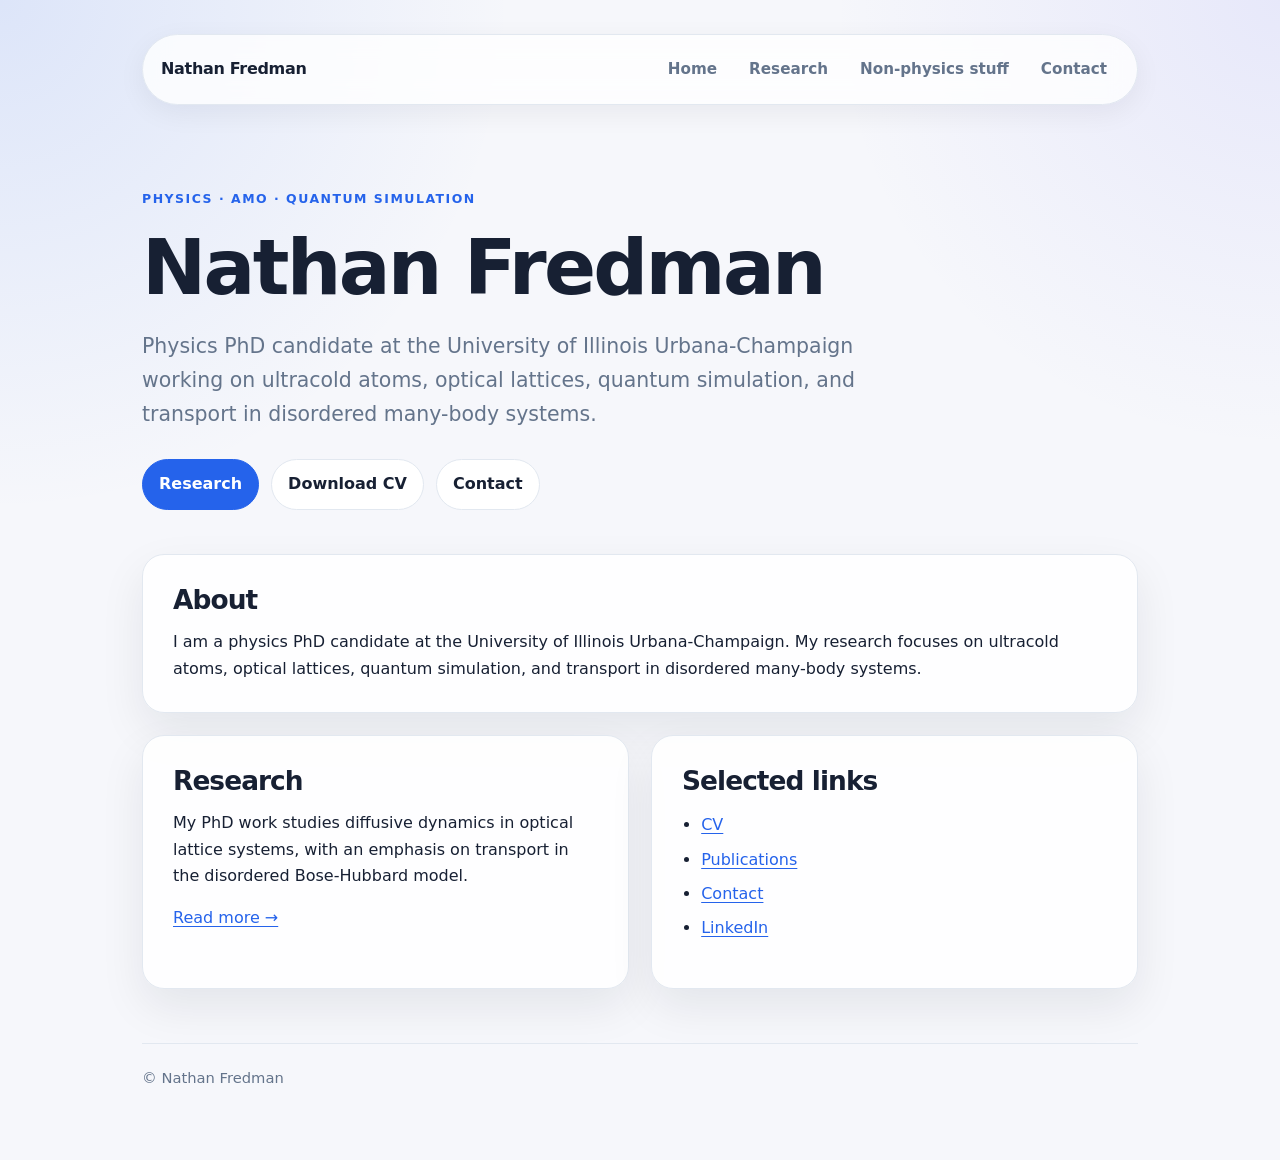
<file: index.html>
<!DOCTYPE html>
<html lang="en">
<head>
  <meta charset="UTF-8">
  <meta name="viewport" content="width=device-width, initial-scale=1.0">
  <title>Nathan Fredman</title>
  <link rel="stylesheet" href="style.css">
</head>

<body>
  <div class="container">

    <nav>
      <a class="nav-name" href="index.html">Nathan Fredman</a>
      <div class="nav-links">
        <a href="index.html">Home</a>
        <a href="research.html">Research</a>
        <a href="non-physics.html">Non-physics stuff</a>
        <a href="contact.html">Contact</a>
      </div>
    </nav>

    <section class="hero">
      <div class="hero-kicker">Physics · AMO · Quantum Simulation</div>
      <h1>Nathan Fredman</h1>
      <p class="subtitle">
        Physics PhD candidate at the University of Illinois Urbana-Champaign working on
        ultracold atoms, optical lattices, quantum simulation, and transport in disordered
        many-body systems.
      </p>

      <div class="hero-buttons">
        <a class="button primary" href="research.html">Research</a>
        <a class="button" href="cv.pdf">Download CV</a>
        <a class="button" href="contact.html">Contact</a>
      </div>
    </section>

    <main class="grid">

      <section class="card wide">
        <h2>About</h2>
        <p>
          I am a physics PhD candidate at the University of Illinois Urbana-Champaign.
          My research focuses on ultracold atoms, optical lattices, quantum simulation,
          and transport in disordered many-body systems.
        </p>
      </section>

      <section class="card small">
        <h2>Research</h2>
        <p>
          My PhD work studies diffusive dynamics in optical lattice systems, with an emphasis on
          transport in the disordered Bose-Hubbard model.
        </p>
        <p>
          <a href="research.html">Read more →</a>
        </p>
      </section>

      <section class="card small">
        <h2>Selected links</h2>
        <ul>
          <li><a href="cv.pdf">CV</a></li>
          <li><a href="publications.html">Publications</a></li>
          <li><a href="contact.html">Contact</a></li>
          <li><a href="https://www.linkedin.com/in/nathan-fredman/">LinkedIn</a></li>
        </ul>
      </section>

    </main>

    <footer>
      © Nathan Fredman
    </footer>

  </div>
</body>
</html>
</file>
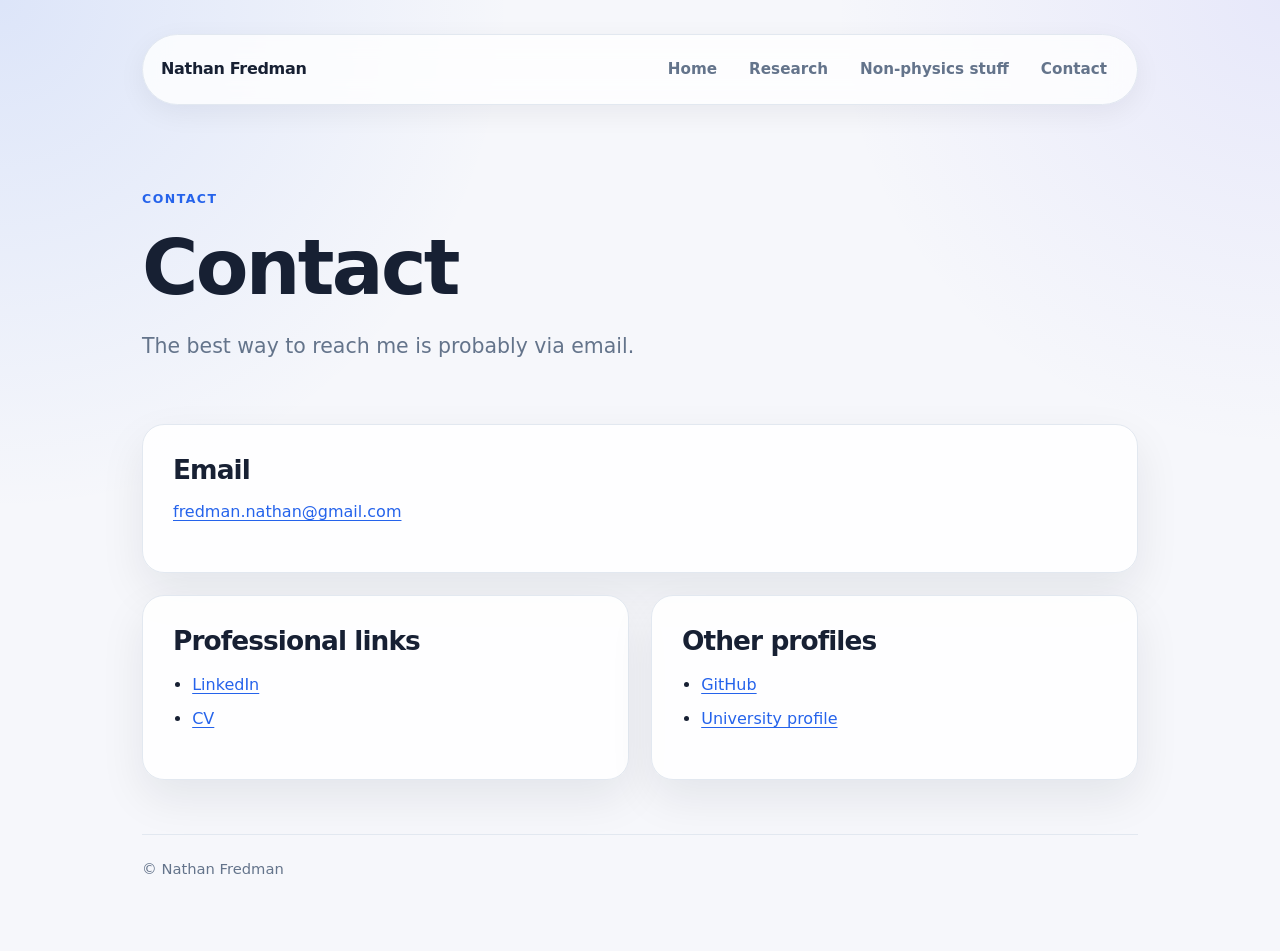
<file: contact.html>
<!DOCTYPE html>
<html lang="en">
<head>
  <meta charset="UTF-8">
  <meta name="viewport" content="width=device-width, initial-scale=1.0">
  <title>Contact - Nathan Fredman</title>
  <link rel="stylesheet" href="style.css">
</head>

<body>
  <div class="container">

    <nav>
      <a class="nav-name" href="index.html">Nathan Fredman</a>
      <div class="nav-links">
        <a href="index.html">Home</a>
        <a href="research.html">Research</a>
        <a href="non-physics.html">Non-physics stuff</a>
        <a href="contact.html">Contact</a>
      </div>
    </nav>

    <section class="hero">
      <div class="hero-kicker">Contact</div>
      <h1>Contact</h1>
      <p class="subtitle">
        The best way to reach me is probably via email. 
      </p>
    </section>

    <main class="grid">

      <section class="card wide">
        <h2>Email</h2>
        <p>
          <a href="mailto:fredman.nathan@gmail.com">fredman.nathan@gmail.com</a>
        </p>
        <p>
        </p>
      </section>

      <section class="card small">
        <h2>Professional links</h2>
        <ul>
          <li><a href="https://www.linkedin.com/in/nathan-fredman/">LinkedIn</a></li>
          <li><a href="cv.pdf">CV</a></li>
        </ul>
      </section>

      <section class="card small">
        <h2>Other profiles</h2>
        <ul>
          <li><a href="https://github.com/nifredman">GitHub</a></li>
          <li><a href="https://physics.illinois.edu/people/directory/profile/fredman3">University profile</a></li>
        </ul>
      </section>

    </main>

    <footer>
      © Nathan Fredman
    </footer>

  </div>
</body>
</html>
</file>
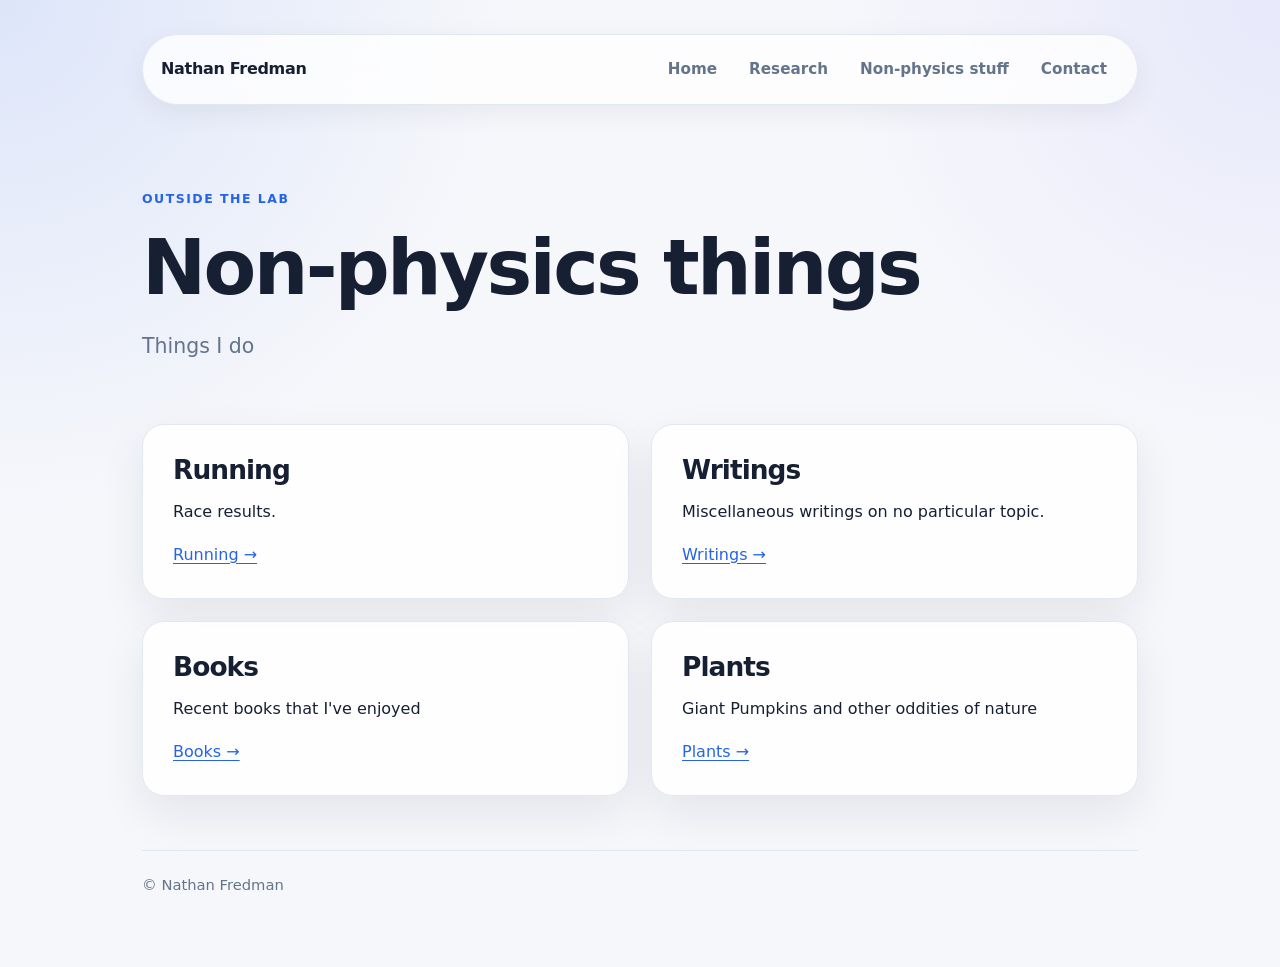
<file: non-physics.html>
<!DOCTYPE html>
<html lang="en">
<head>
  <meta charset="UTF-8">
  <meta name="viewport" content="width=device-width, initial-scale=1.0">
  <title>Non-physics - Nathan Fredman</title>
  <link rel="stylesheet" href="style.css">
</head>

<body>
  <div class="container">

    <nav>
      <a class="nav-name" href="index.html">Nathan Fredman</a>
      <div class="nav-links">
        <a href="index.html">Home</a>
        <a href="research.html">Research</a>
        <a href="non-physics.html">Non-physics stuff</a>
        <a href="contact.html">Contact</a>
      </div>
    </nav>

    <section class="hero">
      <div class="hero-kicker">Outside the lab</div>
      <h1>Non-physics things</h1>
      <p class="subtitle">
        Things I do
      </p>
    </section>

    <main class="grid">

      <section class="card small">
        <h2>Running</h2>
        <p>
          Race results.
        </p>
        <p><a href="running.html">Running →</a></p>
      </section>

      <section class="card small">
        <h2>Writings</h2>
        <p>
          Miscellaneous writings on no particular topic.
        </p>
        <p><a href="Writing.html">Writings →</a></p>
      </section>

      <section class="card small">
        <h2>Books</h2>
        <p>
          Recent books that I've enjoyed
        </p>
        <p><a href="books.html">Books →</a></p>
      </section>

      <section class="card small">
        <h2>Plants</h2>
        <p> Giant Pumpkins and other oddities of nature
        </p>
        <p><a href="plants.html">Plants →</a></p>
      </section>

    </main>

    <footer>
      © Nathan Fredman
    </footer>

  </div>
</body>
</html>
</file>
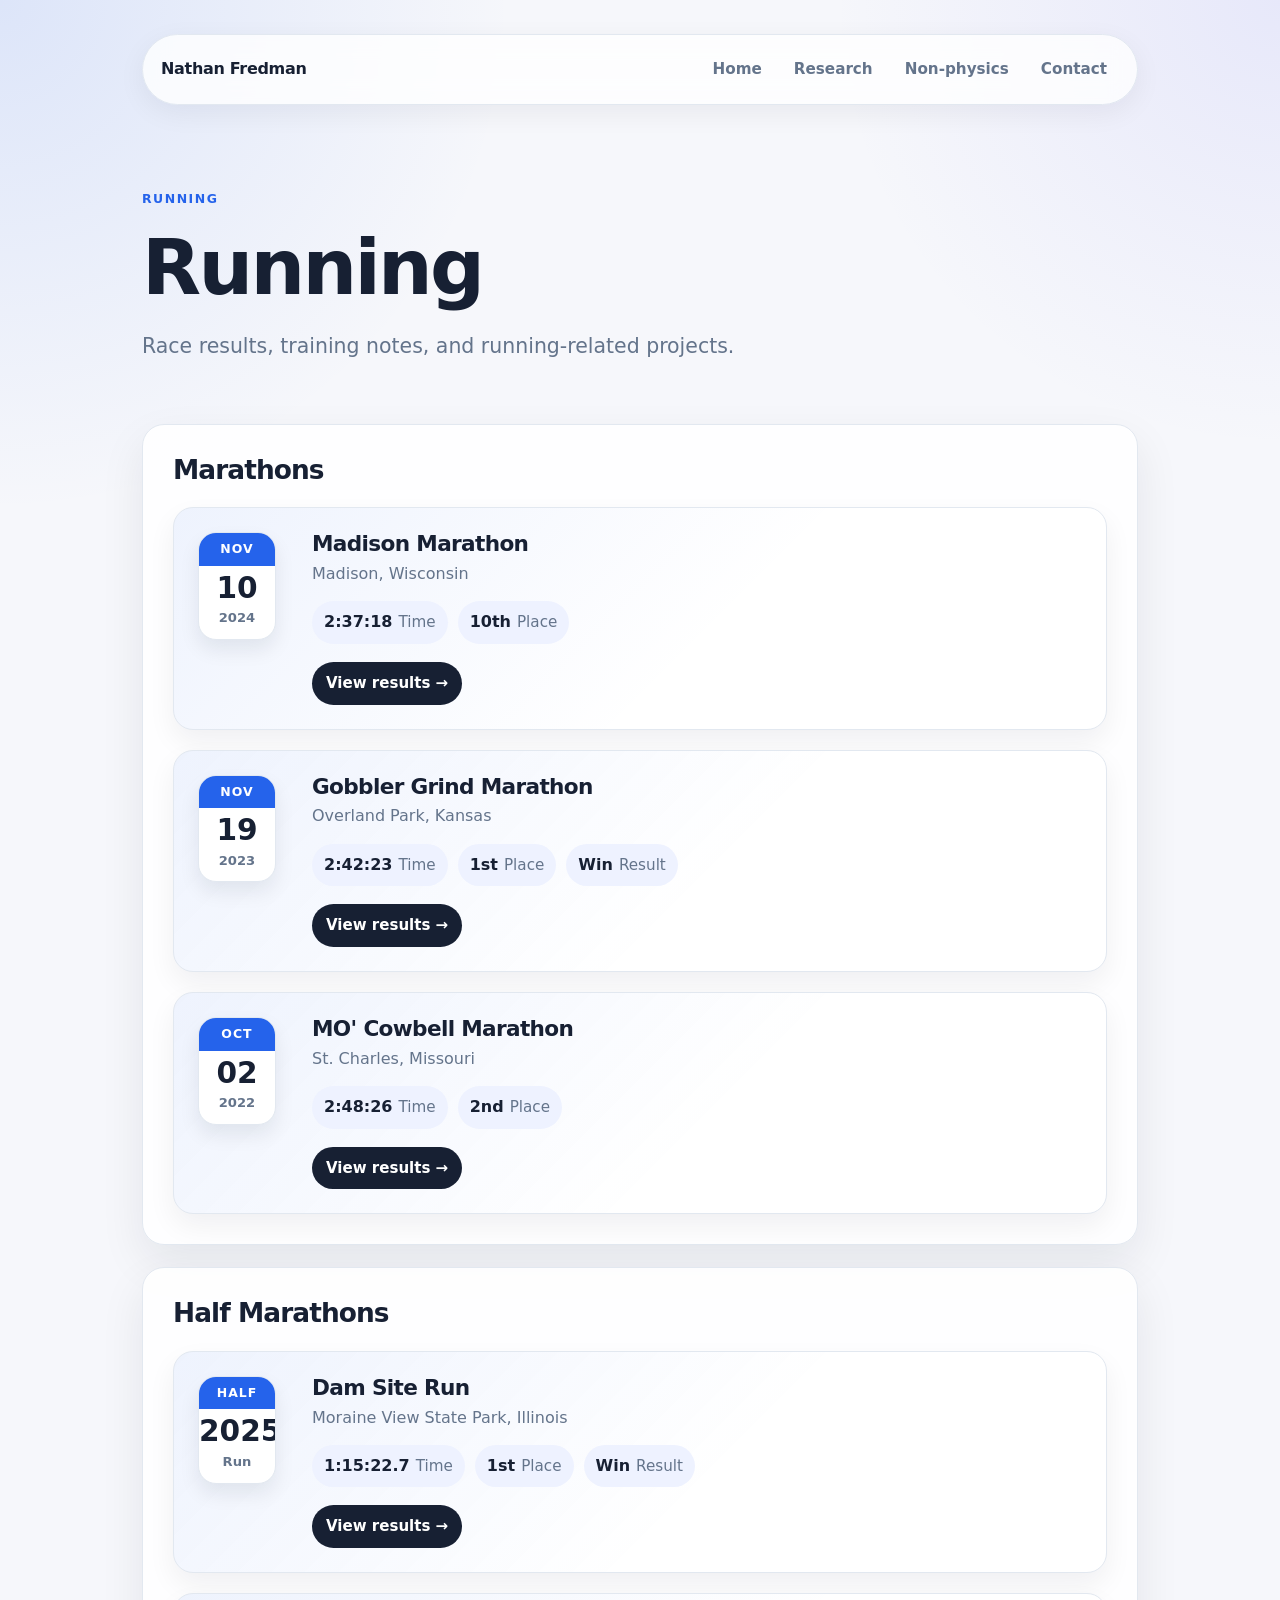
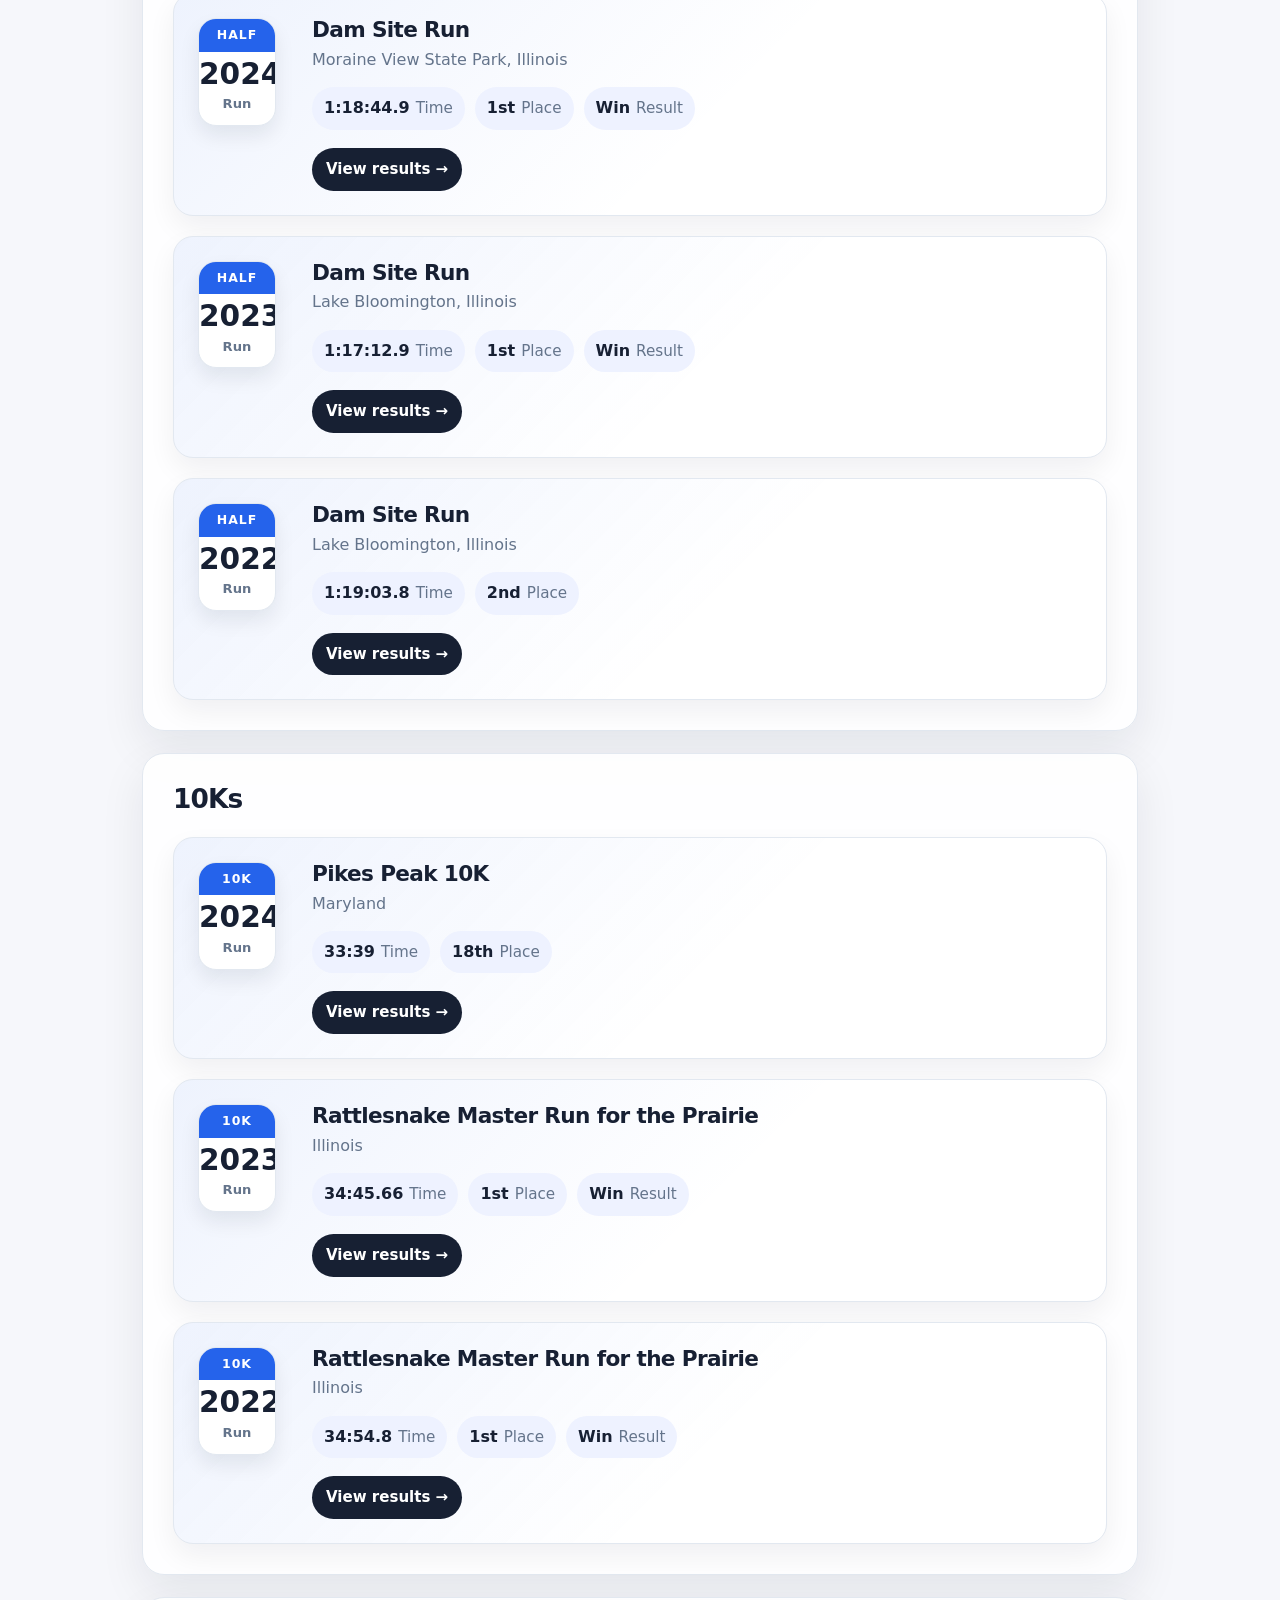
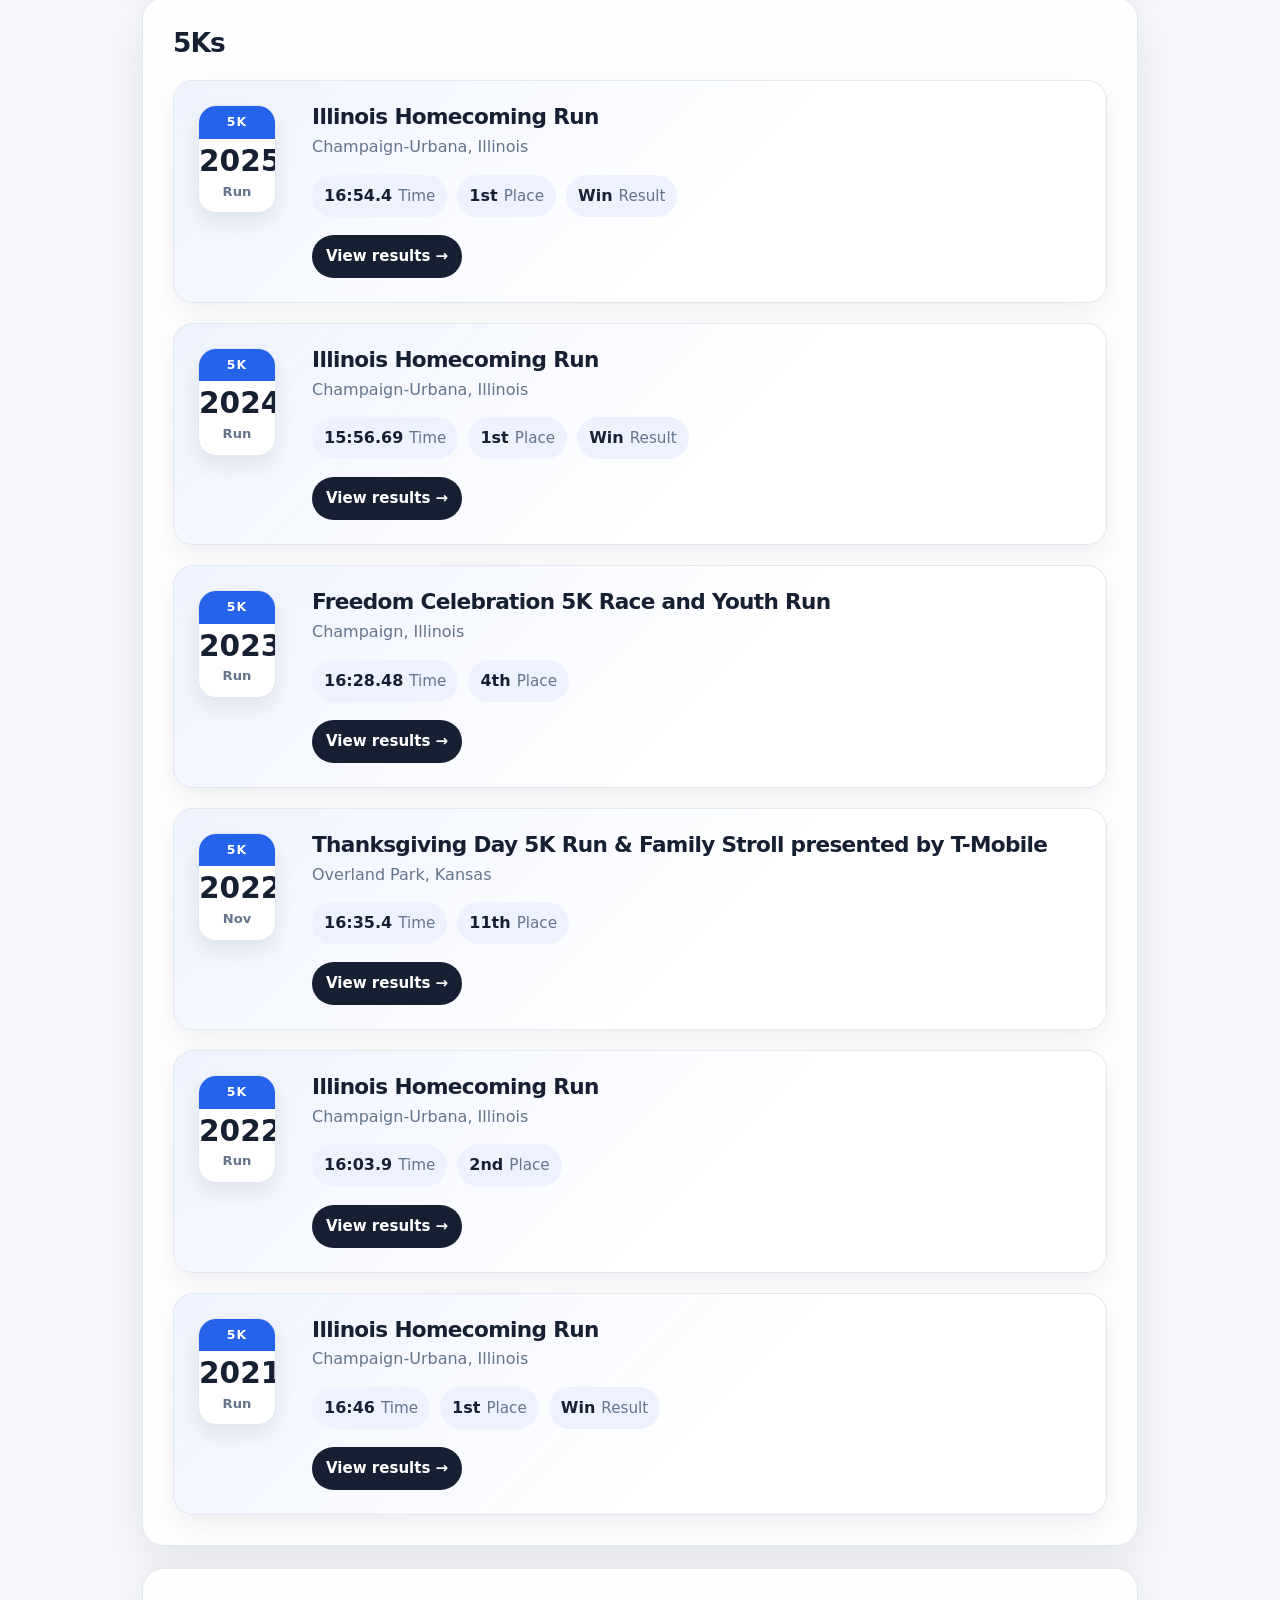
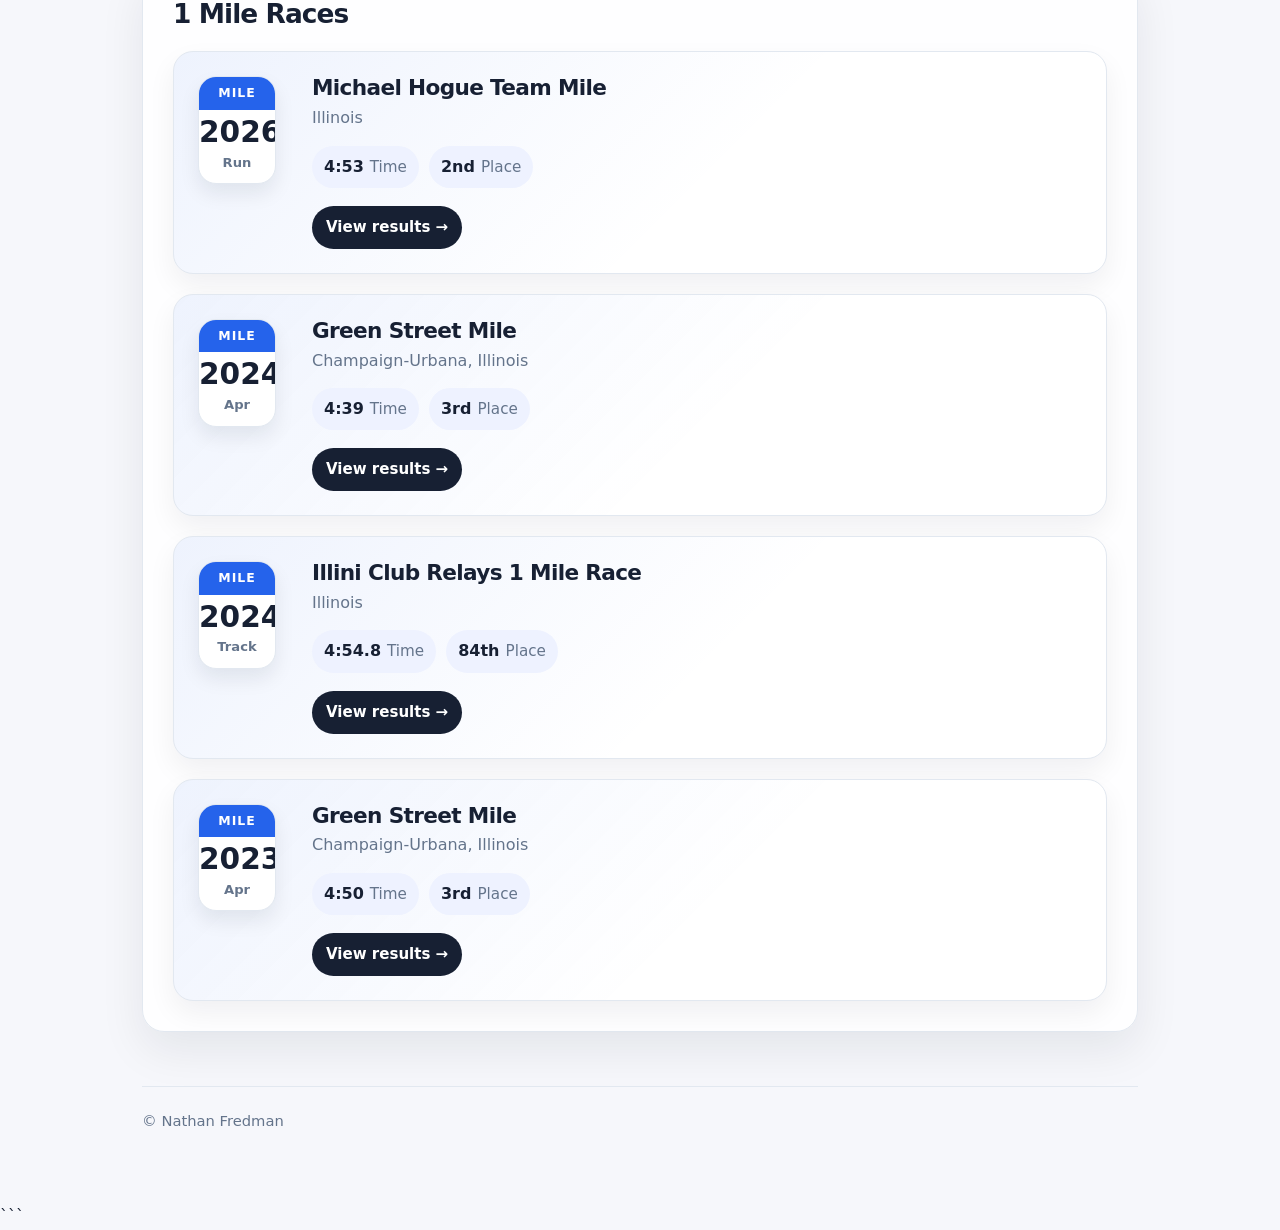
<file: running.html>
<!DOCTYPE html>
<html lang="en">
<head>
  <meta charset="UTF-8">
  <meta name="viewport" content="width=device-width, initial-scale=1.0">
  <title>Running - Nathan Fredman</title>
  <link rel="stylesheet" href="style.css">
</head>

<body>
  <div class="container">

    <nav>
      <a class="nav-name" href="index.html">Nathan Fredman</a>
      <div class="nav-links">
        <a href="index.html">Home</a>
        <a href="research.html">Research</a>
        <a href="non-physics.html">Non-physics</a>
        <a href="contact.html">Contact</a>
      </div>
    </nav>

    <section class="hero">
      <div class="hero-kicker">Running</div>
      <h1>Running</h1>
      <p class="subtitle">
        Race results, training notes, and running-related projects.
      </p>
    </section>

    <main class="grid">

      <section class="card wide">
        <h2>Marathons</h2>

        <div class="race-list">

          <article class="race-entry">
            <div class="race-date">
              <span class="race-month">Nov</span>
              <span class="race-day">10</span>
              <span class="race-year">2024</span>
            </div>

            <div class="race-info">
              <h3>Madison Marathon</h3>
              <p class="race-location">Madison, Wisconsin</p>

              <div class="race-stats">
                <span><strong>2:37:18</strong> Time</span>
                <span><strong>10th</strong> Place</span>
              </div>

              <a class="race-button" href="https://results.raceroster.com/v3/events/zn2s64p3ctpf4hr4/race/215118/participant/gjzmnxtnkcvya5dd">
                View results →
              </a>
            </div>
          </article>

          <article class="race-entry">
            <div class="race-date">
              <span class="race-month">Nov</span>
              <span class="race-day">19</span>
              <span class="race-year">2023</span>
            </div>

            <div class="race-info">
              <h3>Gobbler Grind Marathon</h3>
              <p class="race-location">Overland Park, Kansas</p>

              <div class="race-stats">
                <span><strong>2:42:23</strong> Time</span>
                <span><strong>1st</strong> Place</span>
                <span><strong>Win</strong> Result</span>
              </div>

              <a class="race-button" href="https://www.athlinks.com/event/20233/results/Event/1065414/Results">
                View results →
              </a>
            </div>
          </article>

          <article class="race-entry">
            <div class="race-date">
              <span class="race-month">Oct</span>
              <span class="race-day">02</span>
              <span class="race-year">2022</span>
            </div>

            <div class="race-info">
              <h3>MO' Cowbell Marathon</h3>
              <p class="race-location">St. Charles, Missouri</p>

              <div class="race-stats">
                <span><strong>2:48:26</strong> Time</span>
                <span><strong>2nd</strong> Place</span>
              </div>

              <a class="race-button" href="https://www.athlinks.com/event/25056/results/Event/1030583/Results">
                View results →
              </a>
            </div>
          </article>

        </div>
      </section>

  <section class="card wide">
  <h2>Half Marathons</h2>

  <div class="race-list">

    <article class="race-entry">
      <div class="race-date">
        <span class="race-month">Half</span>
        <span class="race-day">2025</span>
        <span class="race-year">Run</span>
      </div>

      <div class="race-info">
        <h3>Dam Site Run</h3>
        <p class="race-location">Moraine View State Park, Illinois</p>

        <div class="race-stats">
          <span><strong>1:15:22.7</strong> Time</span>
          <span><strong>1st</strong> Place</span>
          <span><strong>Win</strong> Result</span>
        </div>

        <a class="race-button" href="https://results.itsracetime.com/results.aspx?CId=17095&RId=1502">
          View results →
        </a>
      </div>
    </article>

    <article class="race-entry">
      <div class="race-date">
        <span class="race-month">Half</span>
        <span class="race-day">2024</span>
        <span class="race-year">Run</span>
      </div>

      <div class="race-info">
        <h3>Dam Site Run</h3>
        <p class="race-location">Moraine View State Park, Illinois</p>

        <div class="race-stats">
          <span><strong>1:18:44.9</strong> Time</span>
          <span><strong>1st</strong> Place</span>
          <span><strong>Win</strong> Result</span>
        </div>

        <a class="race-button" href="https://results.itsracetime.com/results.aspx?CId=17095&RId=1352">
          View results →
        </a>
      </div>
    </article>

    <article class="race-entry">
      <div class="race-date">
        <span class="race-month">Half</span>
        <span class="race-day">2023</span>
        <span class="race-year">Run</span>
      </div>

      <div class="race-info">
        <h3>Dam Site Run</h3>
        <p class="race-location">Lake Bloomington, Illinois</p>

        <div class="race-stats">
          <span><strong>1:17:12.9</strong> Time</span>
          <span><strong>1st</strong> Place</span>
          <span><strong>Win</strong> Result</span>
        </div>

        <a class="race-button" href="https://results.itsracetime.com/results.aspx?CId=17095&RId=1352">
          View results →
        </a>
      </div>
    </article>

    <article class="race-entry">
      <div class="race-date">
        <span class="race-month">Half</span>
        <span class="race-day">2022</span>
        <span class="race-year">Run</span>
      </div>

      <div class="race-info">
        <h3>Dam Site Run</h3>
        <p class="race-location">Lake Bloomington, Illinois</p>

        <div class="race-stats">
          <span><strong>1:19:03.8</strong> Time</span>
          <span><strong>2nd</strong> Place</span>
        </div>

        <a class="race-button" href="https://results.itsracetime.com/results.aspx?CId=17095&RId=1051">
          View results →
        </a>
      </div>
    </article>

  </div>
</section>

<section class="card wide">
  <h2>10Ks</h2>

  <div class="race-list">

    <article class="race-entry">
      <div class="race-date">
        <span class="race-month">10K</span>
        <span class="race-day">2024</span>
        <span class="race-year">Run</span>
      </div>

      <div class="race-info">
        <h3>Pikes Peak 10K</h3>
        <p class="race-location">Maryland</p>

        <div class="race-stats">
          <span><strong>33:39</strong> Time</span>
          <span><strong>18th</strong> Place</span>
        </div>

        <a class="race-button" href="https://mcrrc.org/race-result/pikes-peek-10k-17/">
          View results →
        </a>
      </div>
    </article>

    <article class="race-entry">
      <div class="race-date">
        <span class="race-month">10K</span>
        <span class="race-day">2023</span>
        <span class="race-year">Run</span>
      </div>

      <div class="race-info">
        <h3>Rattlesnake Master Run for the Prairie</h3>
        <p class="race-location">Illinois</p>

        <div class="race-stats">
          <span><strong>34:45.66</strong> Time</span>
          <span><strong>1st</strong> Place</span>
          <span><strong>Win</strong> Result</span>
        </div>

        <a class="race-button" href="https://runsignup.com/Race/Results/133936?resultSetId=507743#resultSetId-420399;perpage:100">
          View results →
        </a>
      </div>
    </article>

    <article class="race-entry">
      <div class="race-date">
        <span class="race-month">10K</span>
        <span class="race-day">2022</span>
        <span class="race-year">Run</span>
      </div>

      <div class="race-info">
        <h3>Rattlesnake Master Run for the Prairie</h3>
        <p class="race-location">Illinois</p>

        <div class="race-stats">
          <span><strong>34:54.8</strong> Time</span>
          <span><strong>1st</strong> Place</span>
          <span><strong>Win</strong> Result</span>
        </div>

        <a class="race-button" href="https://runsignup.com/Race/Results/133936?resultSetId=507743#resultSetId-354066;perpage:100">
          View results →
        </a>
      </div>
    </article>

  </div>
</section>

      <section class="card wide">
        <h2>5Ks</h2>

        <div class="race-list">

          <article class="race-entry">
            <div class="race-date">
              <span class="race-month">5K</span>
              <span class="race-day">2025</span>
              <span class="race-year">Run</span>
            </div>

            <div class="race-info">
              <h3>Illinois Homecoming Run</h3>
              <p class="race-location">Champaign-Urbana, Illinois</p>

              <div class="race-stats">
                <span><strong>16:54.4</strong> Time</span>
                <span><strong>1st</strong> Place</span>
                <span><strong>Win</strong> Result</span>
              </div>

              <a class="race-button" href="https://runsignup.com/Race/Results/113775#resultSetId-586011;perpage:100">
                View results →
              </a>
            </div>
          </article>

          <article class="race-entry">
            <div class="race-date">
              <span class="race-month">5K</span>
              <span class="race-day">2024</span>
              <span class="race-year">Run</span>
            </div>

            <div class="race-info">
              <h3>Illinois Homecoming Run</h3>
              <p class="race-location">Champaign-Urbana, Illinois</p>

              <div class="race-stats">
                <span><strong>15:56.69</strong> Time</span>
                <span><strong>1st</strong> Place</span>
                <span><strong>Win</strong> Result</span>
              </div>

              <a class="race-button" href="https://runsignup.com/Race/Results/113775#resultSetId-486053;perpage:100">
                View results →
              </a>
            </div>
          </article>

          <article class="race-entry">
            <div class="race-date">
              <span class="race-month">5K</span>
              <span class="race-day">2023</span>
              <span class="race-year">Run</span>
            </div>

            <div class="race-info">
              <h3>Freedom Celebration 5K Race and Youth Run</h3>
              <p class="race-location">Champaign, Illinois</p>

              <div class="race-stats">
                <span><strong>16:28.48</strong> Time</span>
                <span><strong>4th</strong> Place</span>
              </div>

              <a class="race-button" href="https://runsignup.com/Race/Results/129028#resultSetId-390842;perpage:100">
                View results →
              </a>
            </div>
          </article>

          <article class="race-entry">
            <div class="race-date">
              <span class="race-month">5K</span>
              <span class="race-day">2022</span>
              <span class="race-year">Nov</span>
            </div>

            <div class="race-info">
              <h3>Thanksgiving Day 5K Run &amp; Family Stroll presented by T-Mobile</h3>
              <p class="race-location">Overland Park, Kansas</p>

              <div class="race-stats">
                <span><strong>16:35.4</strong> Time</span>
                <span><strong>11th</strong> Place</span>
              </div>

              <a class="race-button" href="https://runsignup.com/Race/Results/133524#resultSetId-356706;perpage:100">
                View results →
              </a>
            </div>
          </article>

          <article class="race-entry">
            <div class="race-date">
              <span class="race-month">5K</span>
              <span class="race-day">2022</span>
              <span class="race-year">Run</span>
            </div>

            <div class="race-info">
              <h3>Illinois Homecoming Run</h3>
              <p class="race-location">Champaign-Urbana, Illinois</p>

              <div class="race-stats">
                <span><strong>16:03.9</strong> Time</span>
                <span><strong>2nd</strong> Place</span>
              </div>

              <a class="race-button" href="https://runsignup.com/Race/Results/113775#resultSetId-346967;perpage:100">
                View results →
              </a>
            </div>
          </article>

          <article class="race-entry">
            <div class="race-date">
              <span class="race-month">5K</span>
              <span class="race-day">2021</span>
              <span class="race-year">Run</span>
            </div>

            <div class="race-info">
              <h3>Illinois Homecoming Run</h3>
              <p class="race-location">Champaign-Urbana, Illinois</p>

              <div class="race-stats">
                <span><strong>16:46</strong> Time</span>
                <span><strong>1st</strong> Place</span>
                <span><strong>Win</strong> Result</span>
              </div>

              <a class="race-button" href="https://runsignup.com/Race/Results/113775#resultSetId-279086;perpage:100">
                View results →
              </a>
            </div>
          </article>

        </div>
      </section>

<section class="card wide">
  <h2>1 Mile Races</h2>

  <div class="race-list">

    <article class="race-entry">
      <div class="race-date">
        <span class="race-month">Mile</span>
        <span class="race-day">2026</span>
        <span class="race-year">Run</span>
      </div>

      <div class="race-info">
        <h3>Michael Hogue Team Mile</h3>
        <p class="race-location">Illinois</p>

        <div class="race-stats">
          <span><strong>4:53</strong> Time</span>
          <span><strong>2nd</strong> Place</span>
        </div>

        <a class="race-button" href="https://track.rtrt.me/e/IL-2026#/leaderboard/open-mile-genderdisplay-overall-gender-net-time-1mile-_ALL/FINISH-1M">
          View results →
        </a>
      </div>
    </article>

    <article class="race-entry">
      <div class="race-date">
        <span class="race-month">Mile</span>
        <span class="race-day">2024</span>
        <span class="race-year">Apr</span>
      </div>

      <div class="race-info">
        <h3>Green Street Mile</h3>
        <p class="race-location">Champaign-Urbana, Illinois</p>

        <div class="race-stats">
          <span><strong>4:39</strong> Time</span>
          <span><strong>3rd</strong> Place</span>
        </div>

        <a class="race-button" href="https://raceday.enmotive.com/#/events/2024-christie-clinic-illinois-race-weekend/results?category=1%20Mile&bracket_id=d9c92ab1-1766-48da-b9fe-146bac0945c6&page=1">
          View results →
        </a>
      </div>
    </article>

    <article class="race-entry">
      <div class="race-date">
        <span class="race-month">Mile</span>
        <span class="race-day">2024</span>
        <span class="race-year">Track</span>
      </div>

      <div class="race-info">
        <h3>Illini Club Relays 1 Mile Race</h3>
        <p class="race-location">Illinois</p>

        <div class="race-stats">
          <span><strong>4:54.8</strong> Time</span>
          <span><strong>84th</strong> Place</span>
        </div>

        <a class="race-button" href="https://il.milesplit.com/meets/591422-illinois-club-relays-2024/results/998803?type=raw">
          View results →
        </a>
      </div>
    </article>

    <article class="race-entry">
      <div class="race-date">
        <span class="race-month">Mile</span>
        <span class="race-day">2023</span>
        <span class="race-year">Apr</span>
      </div>

      <div class="race-info">
        <h3>Green Street Mile</h3>
        <p class="race-location">Champaign-Urbana, Illinois</p>

        <div class="race-stats">
          <span><strong>4:50</strong> Time</span>
          <span><strong>3rd</strong> Place</span>
        </div>

        <a class="race-button" href="https://raceday.enmotive.com/#/events/2023-christie-clinic-illinois-race-weekend/results?category=1%20Mile&bracket_id=a5500b4e-ec85-40bf-8e4f-80318f542e00&page=1">
          View results →
        </a>
      </div>
    </article>

  </div>
</section>

    </main>

    <footer>
      © Nathan Fredman
    </footer>

  </div>
</body>
</html>
```
</file>
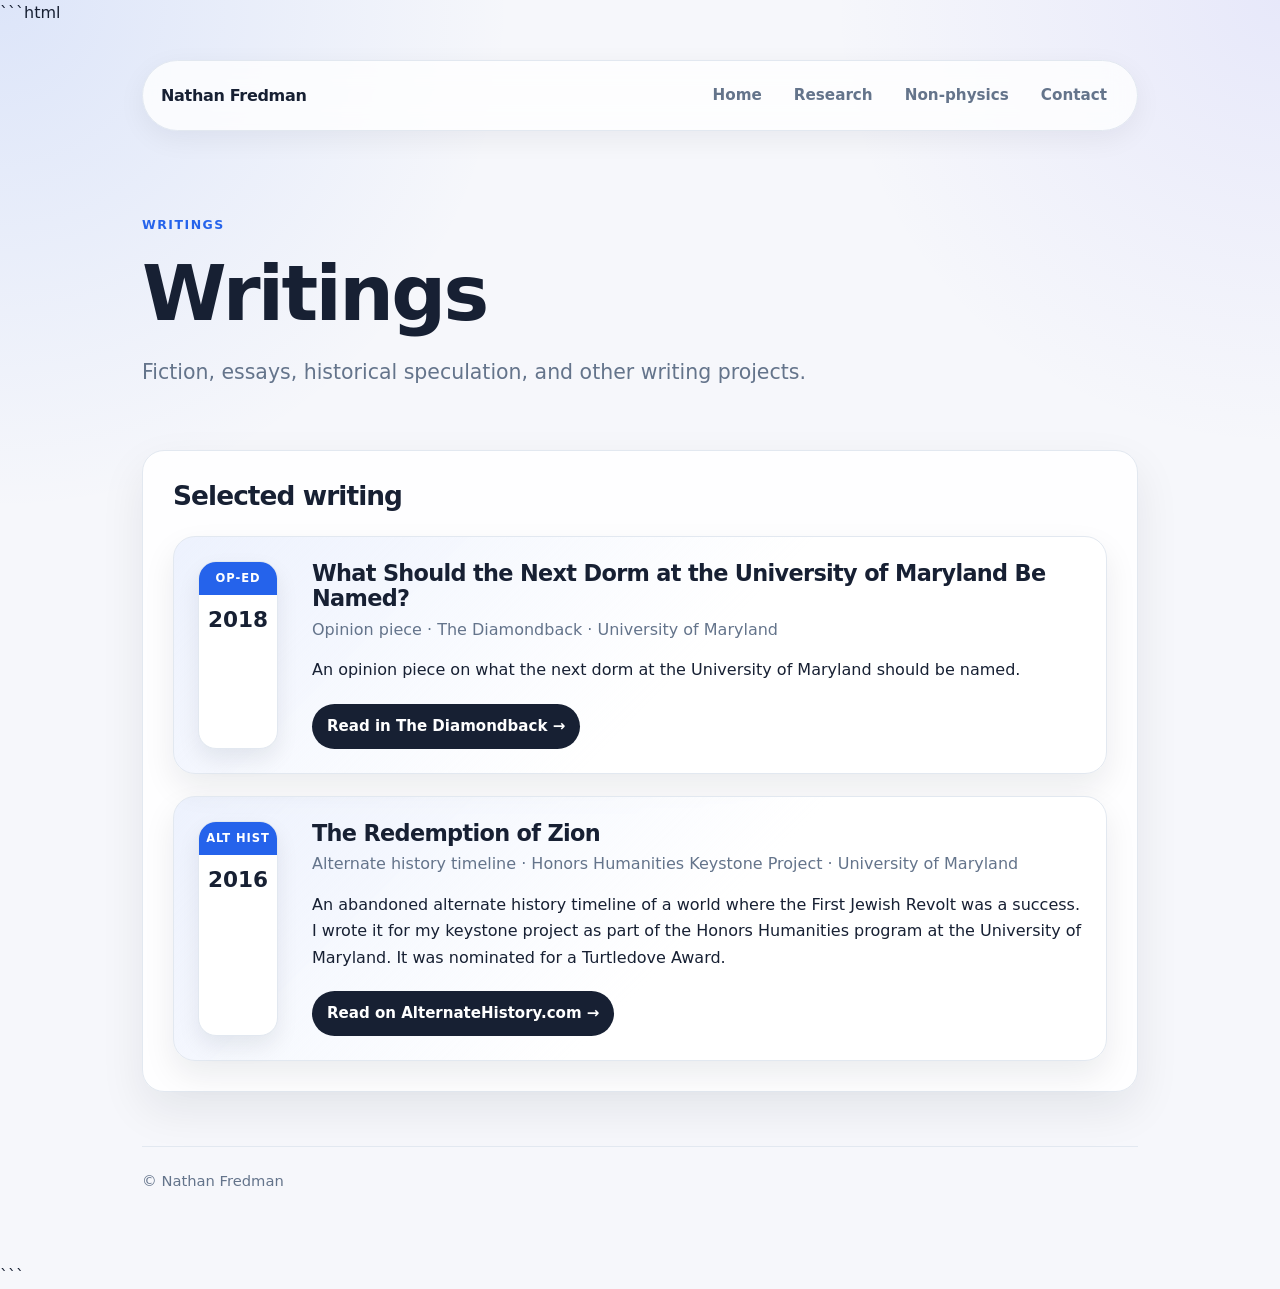
<file: Writing.html>
```html
<!DOCTYPE html>
<html lang="en">
<head>
  <meta charset="UTF-8">
  <meta name="viewport" content="width=device-width, initial-scale=1.0">
  <title>Writings - Nathan Fredman</title>
  <link rel="stylesheet" href="style.css">
</head>

<body>
  <div class="container">

    <nav>
      <a class="nav-name" href="index.html">Nathan Fredman</a>
      <div class="nav-links">
        <a href="index.html">Home</a>
        <a href="research.html">Research</a>
        <a href="non-physics.html">Non-physics</a>
        <a href="contact.html">Contact</a>
      </div>
    </nav>

    <section class="hero">
      <div class="hero-kicker">Writings</div>
      <h1>Writings</h1>
      <p class="subtitle">
        Fiction, essays, historical speculation, and other writing projects.
      </p>
    </section>

    <main class="grid">

      <section class="card wide">
        <h2>Selected writing</h2>

        <div class="writing-list">

          <article class="writing-entry">
            <div class="writing-marker">
              <span class="writing-type">Op-Ed</span>
              <span class="writing-year">2018</span>
            </div>

            <div class="writing-info">
              <h3>What Should the Next Dorm at the University of Maryland Be Named?</h3>
              <p class="writing-meta">
                Opinion piece · The Diamondback · University of Maryland
              </p>

              <p>
                An opinion piece on what the next dorm at the University of Maryland should be named.
              </p>

              <a class="writing-button" href="https://dbknews.com/0999/12/31/arc-ry6y7altcvby3dzn76bykp7hs4/">
                Read in The Diamondback →
              </a>
            </div>
          </article>

          <article class="writing-entry">
            <div class="writing-marker">
              <span class="writing-type">Alt Hist</span>
              <span class="writing-year">2016</span>
            </div>

            <div class="writing-info">
              <h3>The Redemption of Zion</h3>
              <p class="writing-meta">
                Alternate history timeline · Honors Humanities Keystone Project · University of Maryland
              </p>

              <p>
                An abandoned alternate history timeline of a world where the First Jewish Revolt was a success.
                I wrote it for my keystone project as part of the Honors Humanities program at the University
                of Maryland. It was nominated for a Turtledove Award.
              </p>

              <a class="writing-button" href="https://www.alternatehistory.com/forum/threads/the-redemption-of-zion-a-tl-of-the-great-revolt.365809/page-5">
                Read on AlternateHistory.com →
              </a>
            </div>
          </article>

        </div>
      </section>

    </main>

    <footer>
      © Nathan Fredman
    </footer>

  </div>
</body>
</html>
```
</file>
<file: style.css>
/* =========================
   Nathan Fredman website
   Shared site style
   ========================= */

:root {
  --bg: #f6f7fb;
  --bg-soft: #eef2ff;
  --text: #172033;
  --muted: #64748b;
  --card: #ffffff;
  --accent: #2563eb;
  --accent-dark: #1d4ed8;
  --border: #e2e8f0;
  --shadow: 0 18px 45px rgba(15, 23, 42, 0.08);
  --radius: 22px;
}

* {
  box-sizing: border-box;
}

body {
  margin: 0;
  font-family: system-ui, -apple-system, BlinkMacSystemFont, "Segoe UI", sans-serif;
  background:
    radial-gradient(circle at top left, rgba(37, 99, 235, 0.12), transparent 32rem),
    radial-gradient(circle at top right, rgba(99, 102, 241, 0.10), transparent 28rem),
    var(--bg);
  color: var(--text);
  line-height: 1.65;
}

.container {
  max-width: 1040px;
  margin: 0 auto;
  padding: 34px 22px 70px;
}

/* =========================
   Navigation
   ========================= */

nav {
  display: flex;
  align-items: center;
  justify-content: space-between;
  gap: 18px;
  margin-bottom: 56px;
  padding: 14px 18px;
  background: rgba(255, 255, 255, 0.78);
  border: 1px solid var(--border);
  border-radius: 999px;
  box-shadow: 0 8px 28px rgba(15, 23, 42, 0.06);
  backdrop-filter: blur(12px);
}

.nav-name {
  font-weight: 750;
  color: var(--text);
  text-decoration: none;
  letter-spacing: -0.02em;
}

.nav-links {
  display: flex;
  flex-wrap: wrap;
  gap: 8px;
}

.nav-links a {
  color: var(--muted);
  text-decoration: none;
  font-size: 0.95rem;
  font-weight: 550;
  padding: 8px 12px;
  border-radius: 999px;
}

.nav-links a:hover {
  color: var(--accent);
  background: var(--bg-soft);
}

/* =========================
   Typography
   ========================= */

h1, h2, h3 {
  line-height: 1.15;
  letter-spacing: -0.035em;
}

h1 {
  font-size: clamp(2.4rem, 6vw, 4.8rem);
  margin: 0 0 18px;
}

h2 {
  font-size: 1.65rem;
  margin: 0 0 14px;
}

h3 {
  font-size: 1.2rem;
  margin: 24px 0 8px;
}

p {
  margin: 0 0 16px;
}

a {
  color: var(--accent);
  text-decoration-thickness: 0.08em;
  text-underline-offset: 0.18em;
}

a:hover {
  color: var(--accent-dark);
}

.subtitle {
  color: var(--muted);
  font-size: clamp(1.05rem, 2vw, 1.28rem);
  max-width: 780px;
}

/* =========================
   Hero
   ========================= */

.hero {
  margin-bottom: 34px;
  padding: 28px 0 10px;
}

.hero-kicker {
  color: var(--accent);
  font-weight: 750;
  text-transform: uppercase;
  letter-spacing: 0.12em;
  font-size: 0.78rem;
  margin-bottom: 14px;
}

.hero-buttons {
  display: flex;
  flex-wrap: wrap;
  gap: 12px;
  margin-top: 28px;
}

/* =========================
   Cards and sections
   ========================= */

.grid {
  display: grid;
  grid-template-columns: repeat(12, 1fr);
  gap: 22px;
}

.card {
  grid-column: span 12;
  background: rgba(255, 255, 255, 0.9);
  border: 1px solid var(--border);
  border-radius: var(--radius);
  padding: 30px;
  box-shadow: var(--shadow);
}

.card.small {
  grid-column: span 6;
}

.card.wide {
  grid-column: span 12;
}

.card p:last-child {
  margin-bottom: 0;
}

.button {
  display: inline-block;
  text-decoration: none;
  font-weight: 700;
  padding: 11px 16px;
  border-radius: 999px;
  border: 1px solid var(--border);
  background: white;
  color: var(--text);
}

.button.primary {
  background: var(--accent);
  color: white;
  border-color: var(--accent);
}

.button:hover {
  transform: translateY(-1px);
  box-shadow: 0 10px 22px rgba(15, 23, 42, 0.12);
}

/* =========================
   Images / figures
   ========================= */

figure {
  margin: 24px 0 0;
  text-align: center;
}

img {
  max-width: 100%;
  height: auto;
}

figure img {
  border-radius: 18px;
  border: 1px solid var(--border);
  box-shadow: 0 14px 35px rgba(15, 23, 42, 0.10);
  background: white;
}

figcaption {
  margin-top: 10px;
  color: var(--muted);
  font-size: 0.95rem;
}

/* =========================
   Lists
   ========================= */

ul {
  padding-left: 1.2rem;
}

li {
  margin-bottom: 8px;
}

/* =========================
   Footer
   ========================= */

footer {
  margin-top: 54px;
  padding-top: 22px;
  border-top: 1px solid var(--border);
  color: var(--muted);
  font-size: 0.92rem;
}

/* =========================
   Mobile
   ========================= */

@media (max-width: 760px) {
  nav {
    align-items: flex-start;
    border-radius: 24px;
    flex-direction: column;
  }

  .nav-links {
    gap: 4px;
  }

  .nav-links a {
    padding: 6px 9px;
  }

  .card,
  .card.small {
    grid-column: span 12;
    padding: 23px;
  }

  .container {
    padding: 20px 16px 50px;
  }
}

/* =========================
   Running page
   ========================= */

.race-list {
  display: grid;
  gap: 20px;
  margin-top: 22px;
}

.race-entry {
  display: grid;
  grid-template-columns: 92px 1fr;
  gap: 22px;
  align-items: start;
  padding: 24px;
  border: 1px solid var(--border);
  border-radius: 20px;
  background:
    linear-gradient(135deg, rgba(37, 99, 235, 0.08), transparent 58%),
    #ffffff;
  box-shadow: 0 12px 28px rgba(15, 23, 42, 0.06);
}

.race-entry:hover {
  transform: translateY(-2px);
  box-shadow: 0 18px 38px rgba(15, 23, 42, 0.10);
}

.race-date {
  width: 78px;
  border-radius: 18px;
  overflow: hidden;
  border: 1px solid var(--border);
  background: white;
  text-align: center;
  box-shadow: 0 10px 20px rgba(15, 23, 42, 0.08);
}

.race-month {
  display: block;
  padding: 6px 0;
  background: var(--accent);
  color: white;
  font-size: 0.78rem;
  font-weight: 800;
  text-transform: uppercase;
  letter-spacing: 0.08em;
}

.race-day {
  display: block;
  padding-top: 8px;
  font-size: 1.85rem;
  line-height: 1;
  font-weight: 850;
  color: var(--text);
}

.race-year {
  display: block;
  padding: 4px 0 10px;
  color: var(--muted);
  font-size: 0.82rem;
  font-weight: 650;
}

.race-info h3 {
  margin: 0 0 4px;
  font-size: 1.35rem;
  letter-spacing: -0.03em;
}

.race-location {
  color: var(--muted);
  margin-bottom: 14px;
}

.race-stats {
  display: flex;
  flex-wrap: wrap;
  gap: 10px;
  margin-bottom: 18px;
}

.race-stats span {
  display: inline-flex;
  gap: 6px;
  align-items: baseline;
  padding: 8px 12px;
  border-radius: 999px;
  background: var(--bg-soft);
  color: var(--muted);
  font-size: 0.95rem;
}

.race-stats strong {
  color: var(--text);
  font-size: 1rem;
}

.race-button {
  display: inline-block;
  padding: 9px 14px;
  border-radius: 999px;
  background: var(--text);
  color: white;
  text-decoration: none;
  font-weight: 700;
  font-size: 0.94rem;
}

.race-button:hover {
  background: var(--accent);
  color: white;
}

@media (max-width: 640px) {
  .race-entry {
    grid-template-columns: 1fr;
  }

  .race-date {
    width: 100%;
    max-width: 120px;
  }
}


/* =========================
   Writings page
   ========================= */

.writing-list {
  display: flex;
  flex-direction: column;
  gap: 22px;
  margin-top: 24px;
}

.writing-entry {
  display: grid;
  grid-template-columns: 90px minmax(0, 1fr);
  gap: 24px;
  padding: 24px;
  border: 1px solid var(--border);
  border-radius: 22px;
  background:
    linear-gradient(135deg, rgba(37, 99, 235, 0.08), rgba(255, 255, 255, 1) 55%);
  box-shadow: 0 14px 32px rgba(15, 23, 42, 0.08);
}

.writing-entry:hover {
  transform: translateY(-2px);
  box-shadow: 0 18px 38px rgba(15, 23, 42, 0.10);
}

.writing-marker {
  width: 80px;
  border-radius: 18px;
  overflow: hidden;
  text-align: center;
  background: white;
  border: 1px solid var(--border);
  box-shadow: 0 10px 22px rgba(15, 23, 42, 0.08);
}

.writing-type {
  display: block;
  padding: 7px 0;
  background: var(--accent);
  color: white;
  font-weight: 800;
  font-size: 0.72rem;
  letter-spacing: 0.08em;
  text-transform: uppercase;
}

.writing-year {
  display: block;
  font-size: 1.35rem;
  font-weight: 850;
  line-height: 1;
  padding: 14px 0 13px;
  color: var(--text);
}

.writing-info h3 {
  margin: 0 0 5px;
  font-size: 1.4rem;
  letter-spacing: -0.03em;
}

.writing-meta {
  color: var(--muted);
  margin-bottom: 14px;
}

.writing-button {
  display: inline-block;
  margin-top: 4px;
  padding: 10px 15px;
  border-radius: 999px;
  background: var(--text);
  color: white;
  text-decoration: none;
  font-weight: 750;
  font-size: 0.94rem;
}

.writing-button:hover {
  background: var(--accent);
  color: white;
}

@media (max-width: 640px) {
  .writing-entry {
    grid-template-columns: 1fr;
  }

  .writing-marker {
    width: 100%;
    max-width: 120px;
  }
}
</file>
